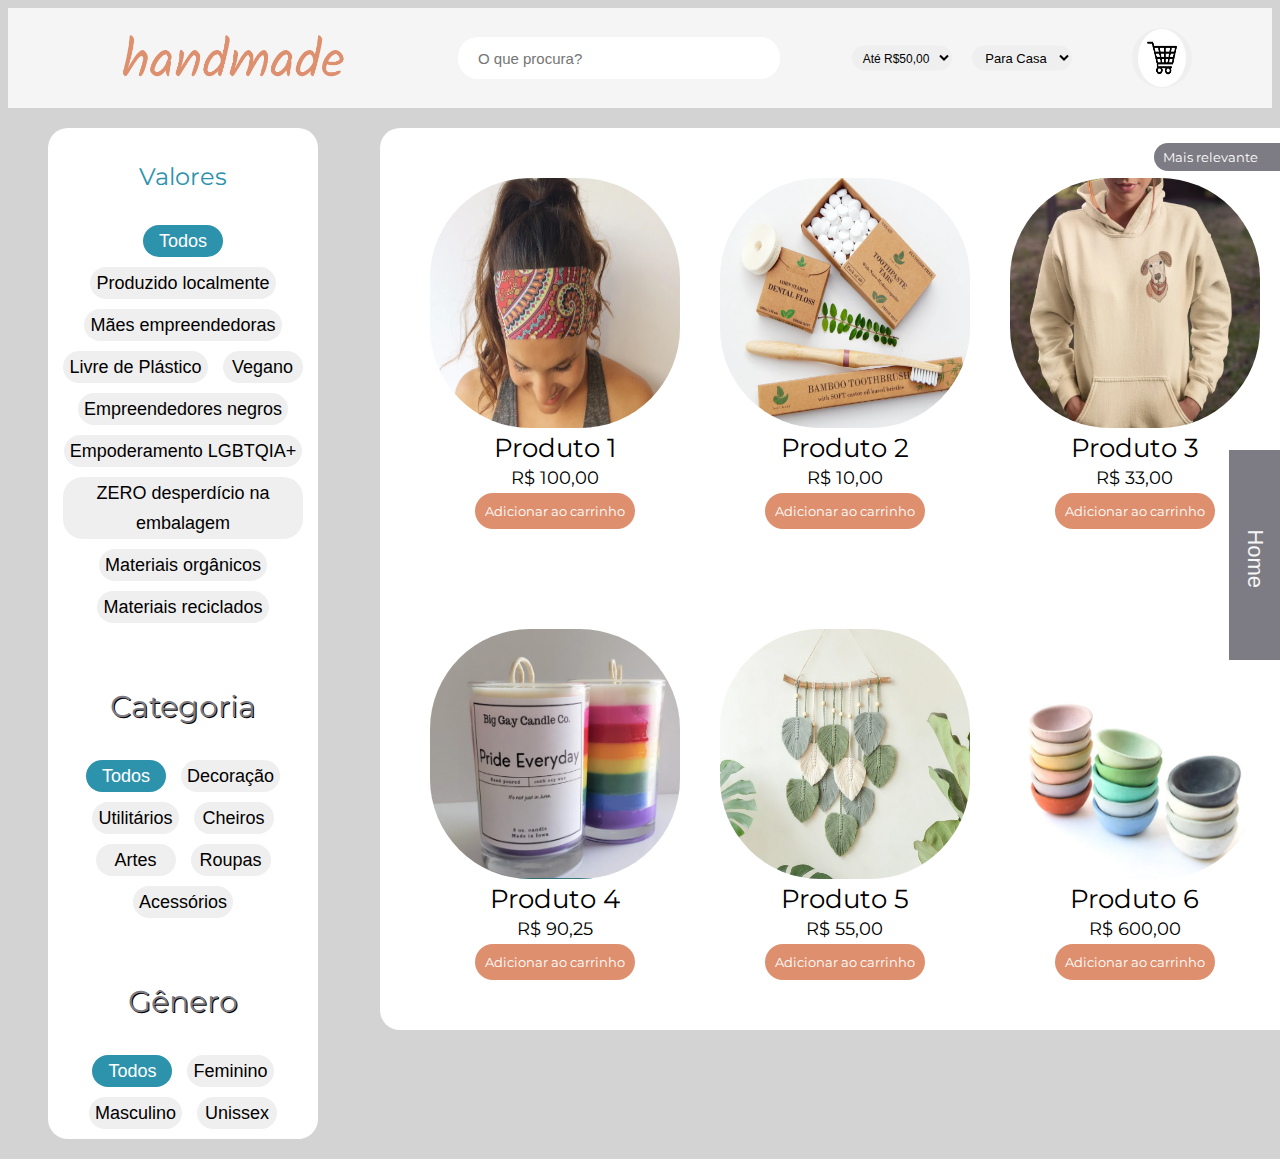
<file: Front-End/galeriaProdutos.html>
<!DOCTYPE html>
<html lang="en">

<head>
    <meta charset="UTF-8">
    <meta http-equiv="X-UA-Compatible" content="IE=edge">
    <meta name="viewport" content="width=device-width, initial-scale=1.0">
    <link rel="stylesheet" href="style.css">
    <link rel="stylesheet" href="style2.css">
    <title>Handmade</title>
</head>

<body>


    <header class="header">
        <select class="filtro-categoria elemento-header">
            <option value="casa">Para Casa</option>
            <option value="voce">Para Você</option>
            <option value="casa">Para Presentear</option>
        </select>
        <select class="filtro-valor elemento-header">
            <option value="Até 50">Até R$50,00</option>
            <option value="Até 150">De R$50,00 até R$150,00</option>
            <option value="Até3 50">De R$150,00 até R$350,00</option>
            <option value="Até 500">De R$350,00 até R$500,00</option>
            <option value="Acima 500">Acima de R$500,00</option>
        </select>
        <img class="logo-header elemento-header" src="logo_transparente.png" alt="">
        <input class="busca elemento-header" placeholder="O que procura?" type="text">
        <button class="carrinho elemento-header">
            <img src="carrinho.png" alt="">
        </button>

    </header>


    <div class="content">
        <div class="filtro">

            <p class="titulo-filtro valores">Valores</p>
            <button class="btn-filtro active valores todos">Todos</button>
            <button class="btn-filtro valores local">Produzido localmente</button>
            <button class="btn-filtro valores maes">Mães empreendedoras</button>
            <button class="btn-filtro valores plastico">Livre de Plástico</button>
            <button class="btn-filtro valores vegano">Vegano</button>
            <button class="btn-filtro valores negros">Empreendedores negros</button>
            <button class="btn-filtro valores lgbt">Empoderamento LGBTQIA+</button>
            <button class="btn-filtro valores desperdicio">ZERO desperdício na embalagem</button>
            <button class="btn-filtro valores organicos">Materiais orgânicos</button>
            <button class="btn-filtro valores reciclados">Materiais reciclados</button>

            <p class="titulo categoria">Categoria</p>
            <button class="btn-filtro active categoria todos">Todos</button>
            <button class="btn-filtro categoria decor">Decoração</button>
            <button class="btn-filtro categoria utilitarios">Utilitários</button>
            <button class="btn-filtro categoria cheiros">Cheiros</button>
            <button class="btn-filtro categoria artes">Artes</button>
            <button class="btn-filtro categoria roupas">Roupas</button>
            <button class="btn-filtro categoria acessorios">Acessórios</button>

            <p class="titulo genero">Gênero</p>
            <button class="btn-filtro active genero todos">Todos</button>
            <button class="btn-filtro genero feminino">Feminino</button>
            <button class="btn-filtro genero masculino">Masculino</button>
            <button class="btn-filtro genero unissex">Unissex</button>


        </div>

        <section class="galeria">

            <select class="ordenar">
                <option value="">Mais relevante</option>
                <option value="">Menor preço</option>
                <option value="">Melhores avaliações</option>
                <option value="">Mais recentes</option>
            </select>

            </button>



            <div class="produtos ln1 cl1 roupas acessorios feminino local maes">
                <a clas="link-prod-1" href="paginaProduto.html">
                    <img class="imagem-produto" src="produto1.png">
                    <div class="texto-produtos">
                        <li class="nome-produtos"> Produto 1</li>
                        <li class="preço-produtos"> R$ 100,00</li>
                    </div>
                    <button class="btn">Adicionar ao carrinho</button>
                </a>
            </div>

            <div class="produtos ln1 cl2 utilitario plastico vegano">
                <img class="imagem-produto"" src=" produto2.png">
                <div class="texto-produtos">
                    <li class="nome-produtos"> Produto 2</li>
                    <li class="preço-produtos"> R$ 10,00</li>
                </div>
                <button class="btn">Adicionar ao carrinho</button>
            </div>

            <div class="produtos ln1 cl3 roupas unissex negros">
                <img class="imagem-produto" src="produto3.png">
                <div class="texto-produtos">
                    <li class="nome-produtos"> Produto 3</li>
                    <li class="preço-produtos"> R$ 33,00</li>
                </div>
                <button class="btn">Adicionar ao carrinho</button>
            </div>

            <div class="produtos ln2 cl1 decor cheiros lgbt">
                <img class="imagem-produto" src="produto4.png">
                <div class="texto-produtos">
                    <li class="nome-produtos"> Produto 4</li>
                    <li class="preço-produtos"> R$ 90,25</li>
                </div>
                <button class="btn">Adicionar ao carrinho</button>
            </div>

            <div class="produtos ln2 cl2 artes desperdicio organicos">
                <img class="imagem-produto" src="produto5.png">
                <div class="texto-produtos">
                    <li class="nome-produtos"> Produto 5</li>
                    <li class="preço-produtos"> R$ 55,00</li>
                </div>
                <button class="btn">Adicionar ao carrinho</button>
            </div>

            <div class="produtos ln2 cl3 utilitarios reciclados">
                <img class="imagem-produto" src="produto6.png">
                <div class="texto-produtos">
                    <li class="nome-produtos"> Produto 6</li>
                    <li class="preço-produtos"> R$ 600,00</li>
                </div>
                <button class="btn">Adicionar ao carrinho</button>
            </div>

        </section>

        <div class="menu-home">
            <aside class="menu-lateral btn-to-home">
                <a href="index.html">Home</a>
            </aside>
        </div>



    </div>

    <script src="script.js"></script>

</body>

</html>
</file>
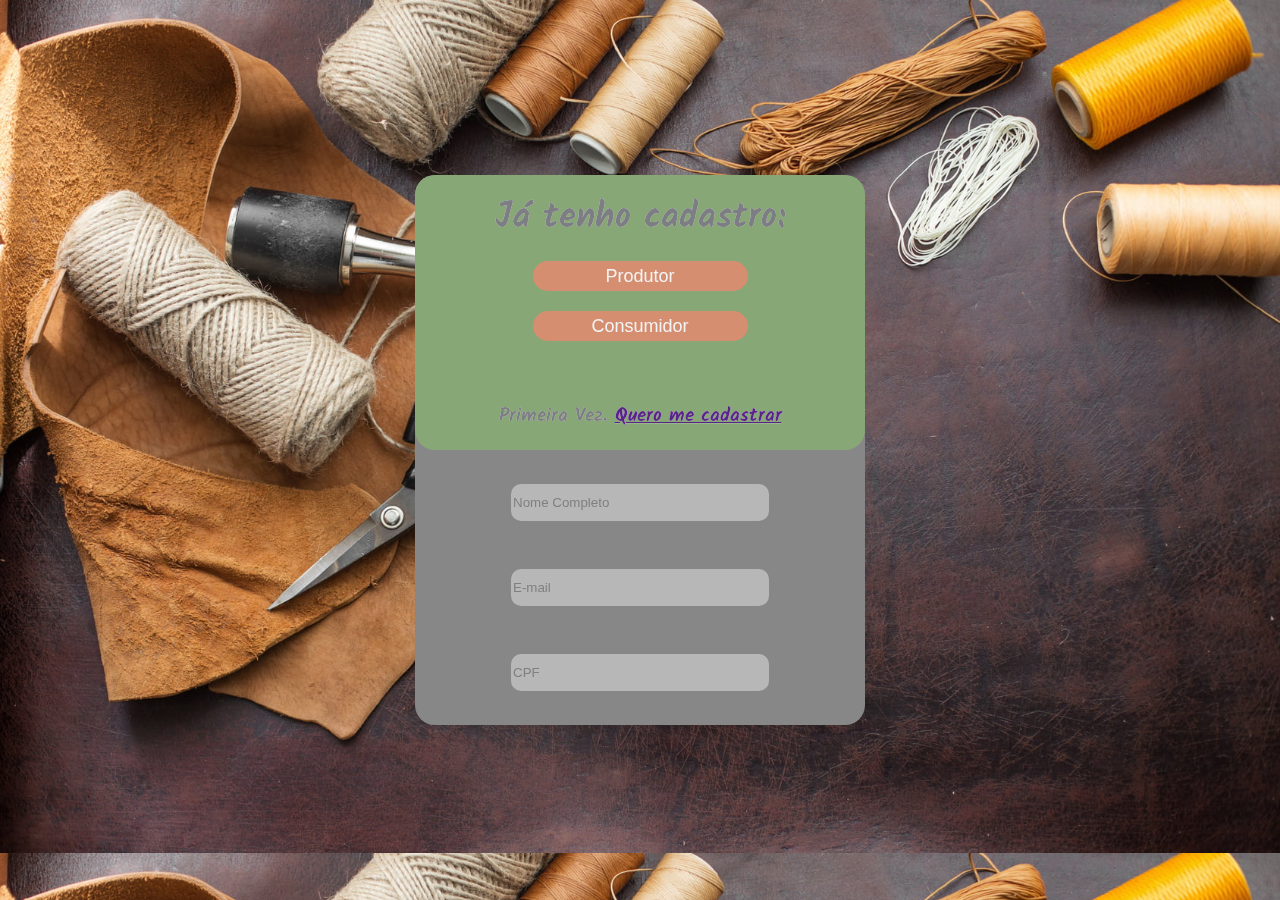
<file: Front-End/login.html>
<!DOCTYPE html>
<html lang="en">
<head>
    <meta charset="UTF-8">
    <meta http-equiv="X-UA-Compatible" content="IE=edge">
    <meta name="viewport" content="width=device-width, initial-scale=1.0">
    <title>Handmade</title>
    <link rel="stylesheet" href="style-login.css">
    <link
        href="https://fonts.googleapis.com/css2?family=Kalam:wght@300;400;700&family=Roboto:ital,wght@0,100;0,400;0,700;1,100;1,400;1,700&display=swap"
        rel="stylesheet">
</head>
<body>
    <div class="box-login">
        <div class="half-box-login topo">
            <h2 class="txt ja-tenho">Já tenho cadastro:</h2>
        <button class="btn-login">Produtor</button>
        <button class="btn-login">Consumidor</button>
        <h3 class="txt primeira-vez">Primeira Vez. <a href="">Quero me cadastrar</a></h3>
        </div>
        <div class="half-box-login baixo">
            <form id="produtor" action="" class="form">
                <input type="text" id="nome" placeholder="Nome Completo">
                <input type="text" id="email" placeholder="E-mail">
                <input type="text" id="cpf" placeholder="CPF">
            </form>
            <form id="consumidor" action="" class="form">
                <input type="text" id="nome">
                <input type="text" id="email">
                <input type="text" id="cpf">
            </form>
            <form id="cadastro" action="" class="form"s>
                <input type="text" id="nome">
                <input type="text" id="email">
                <input type="text" id="cpf">
            </form>
        </div>
        
    </div>
    
</body>
</html>
</file>
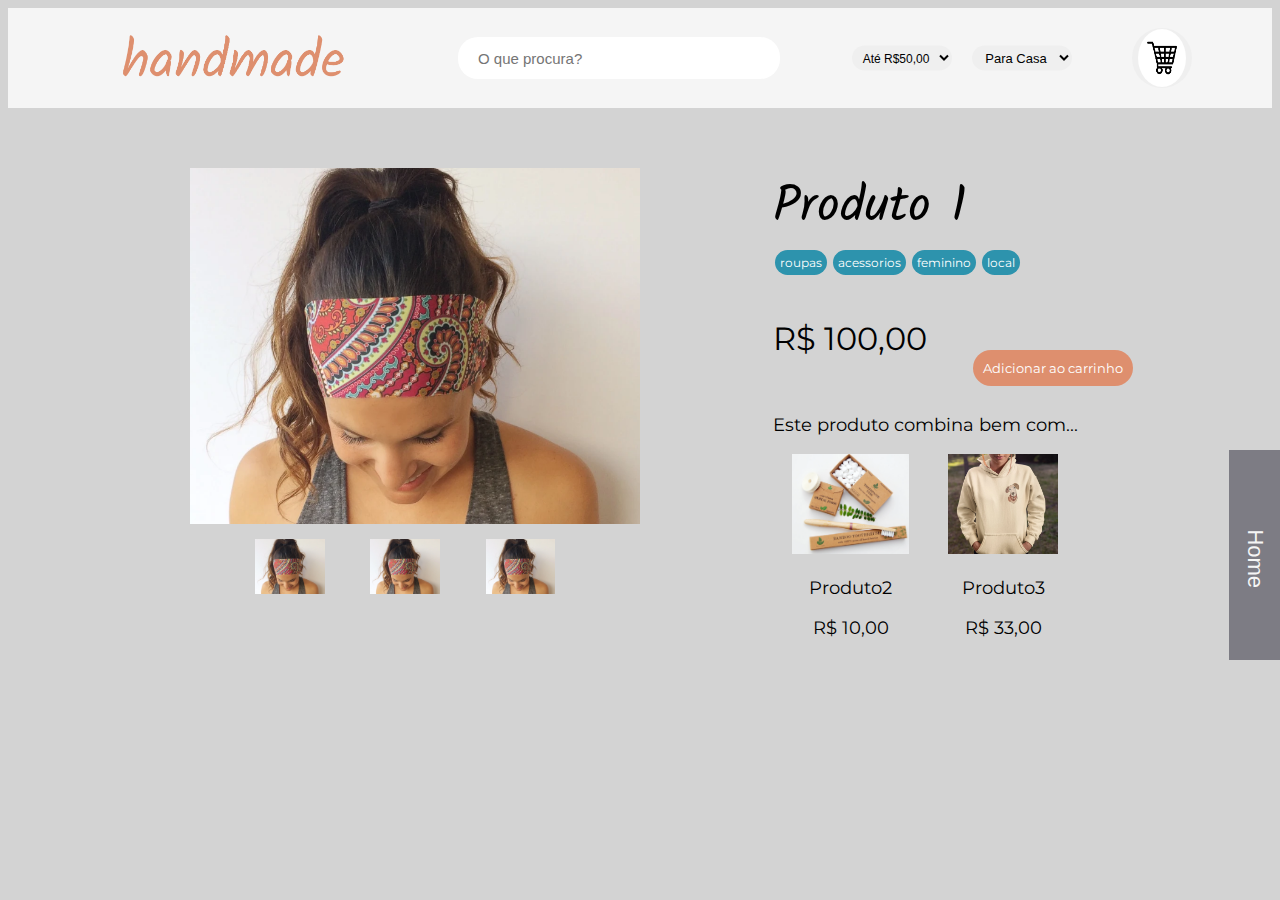
<file: Front-End/paginaProduto.html>
<!DOCTYPE html>
<html lang="en">

<head>
    <meta charset="UTF-8">
    <meta http-equiv="X-UA-Compatible" content="IE=edge">
    <meta name="viewport" content="width=device-width, initial-scale=1.0">
    <link rel="stylesheet" href="style.css">
    <link rel="stylesheet" href="style2.css">
    <title>Handmade</title>
</head>

<body>

    <header class="header">
        <select class="filtro-categoria elemento-header">
            <option value="casa">Para Casa</option>
            <option value="voce">Para Você</option>
            <option value="casa">Para Presentear</option>
        </select>
        <select class="filtro-valor elemento-header">
            <option value="Até 50">Até R$50,00</option>
            <option value="Até 150">De R$50,00 até R$150,00</option>
            <option value="Até3 50">De R$150,00 até R$350,00</option>
            <option value="Até 500">De R$350,00 até R$500,00</option>
            <option value="Acima 500">Acima de R$500,00</option>
        </select>
        <img class="logo-header elemento-header" src="logo_transparente.png" alt="">
        <input class="busca elemento-header" placeholder="O que procura?" type="text">
        <button class="carrinho elemento-header">
            <img src="carrinho.png" alt="">
        </button>
    </header>


    <div class="produto-conteiner">
        <div class="fotos-pp">
            <img class="foto-principal" src="produto1.png">
            <div class="carrossel-fotos">
                <img class="carrossel foto-2" src="produto1.png">
                <img class="carrossel foto-3" src="produto1.png">
                <img class="carrossel foto-3" src="produto1.png">
            </div>
        </div>

        <div clas="textos-pp">

            <p class="nome-produto-pp">Produto 1</p>
            <div class="tags">
                <p class="tag roupa">roupas</p>
                <p class="tag acessorios">acessorios</p>
                <p class="tag feminino">feminino</p>
                <p class="tag local">local</p>
            </div>
            <p class="preço-produto-pp">R$ 100,00</p>

            <button class="btn" id="carrinho-pp">Adicionar ao carrinho</button>

            <div class="produtos-similares">
                <p>Este produto combina bem com... </p>
                <div class="box-produtos-similares">
                    <div class="produto1">
                        <img class="img-produto-sug prod-sug-1" src="produto2.png">
                        <div class="texto-prod-sug-1">
                            <p class="nome-produto-sug-1">Produto2</p>
                            <p class="preço-produto-sug-1">R$ 10,00</p>
                        </div>
                    </div>
                    <div class="produto2">
                        <img class="img-produto-sug prod-sug-2" src="produto3.png">
                        <div class="texto-prod-sug-2">
                            <p class="nome-produto-sug-2">Produto3</p>
                            <p class="preço-produto-sug-2">R$ 33,00</p>
                        </div>
                    </div>
                </div>
            </div>


        </div>







        <div class="menu-home">
            <aside class="menu-lateral btn-to-home">
                <a href="index.html">Home</a>
            </aside>
        </div>
</body>

</html>
</file>
<file: Front-End/style.css>
html {
    scroll-behavior: smooth;
}

body {
    font-family: 'Roboto', sans-serif;
}

/* ---CAPA--- */

#capa {
    background-color: whitesmoke;
    height: 100vh;
    width: 100vw;
    display: flex;
    justify-content: center;
    font-family: 'Kalam', cursive;
}

.conteudo-capa {
    width: 600px;
    height: 600px;
    margin-left: auto;
    margin-right: auto;
    display: flex;
    flex-direction: column;
    align-items: center;
    text-align: center;
    margin-top: 10%;
}

#logo {
    width: 600px;
}

.titulo {
    font-size: 30px;
    padding-top: 30px;
    color: #7D7C84;
    text-shadow: 0.5px 0.5px black;
}

.txt-home {
    margin-top: 20%;
}


/* ---HOME--- */


#home {
    width: 100vw;
    height: 100vh;
    background-color: lightgrey;
    display: flex;
    flex-direction: column;
    align-items: center;
}


/* ---HEADER--- */


.header {
    width: 100%;
    height: 100px;
    background-color: whitesmoke;
    position: relative;

}

.elemento-header {
    max-height: 70px;
    position: absolute;
    top: 50%;
    transform: translateY(-50%);
    border: none;
    border-radius: 20px;
}

.logo-header {
    width: 250px;
    left: 100px;


}

.filtro-categoria {
    width: 100px;
    height: 25px;
    right: 200px;
    font-size: 13px;
    text-align: center;
}

.filtro-valor {
    width: 100px;
    height: 25px;
    right: 320px;
    font-size: 12px;
    text-align: center;

}

.busca {
    width: 300px;
    height: 40px;
    left: 450px;
    padding-left: 20px;
    font-size: 15px;
}

.carrinho {
    width: 60px;
    height: 60px;
    border-radius: 50%;
    right: 80px;
}

.carrinho img {
    width: 100%;
    height: 100%;
    border-radius: 50%;
}


/* ---MAIN--- */



.main {
    display: flex;
    width: 90%;
    height: 100%;
    align-items: center;
    position: relative;

}

.banner-produto {
    background-size: cover;
    height: 90%;
    width: 100%;
    border-radius: 40px;
    display: flex;
    justify-content: center;
}

.para-voce{
    width: 550px;
    height: 550px;
    display: flex;
    flex-direction: column;
    position: relative;
}
.conteiner-text-banner {
    z-index: 1;
    position: absolute;
    top: 50px;
    left: 50%;
    transform: translate(-50%);
    color: #7d7c84;
    font-weight: bolder;
    background-color: rgb(236, 236, 236);
    opacity: 0.85;
    color: #7d7c84;
    border-radius: 20px;
    width: 420px;
    height: 80px;
    text-align: center;
}

.titulo-banner {
    font-family: 'Kalam', cursive;
    font-size: 33px;
    text-shadow: 2px 1px 0 whitesmoke;
    margin: 30px;
}

.btn-home-banner {
    background-color: white;
    opacity: 0.85;
    color: #7d7c84;
    font-size: 20px;
    padding: 10px;
    border: none;
    border-radius: 20px;
    position: absolute;
    width: 80%;
    bottom: 15px;
    left: 50%;
    transform: translateX(-50%);
}

.btn-home-banner:hover {
    zoom: 1.1;
}


.menu-lateral {
    background-color: #7D7C84;
    height: 60%;
    width: 4%;
    padding: 30px 0;
    position: absolute;
    right: -50px;
    top: 0px;
    display: flex;
    flex-direction: column;
    justify-content: space-around;
}

.menu-lateral a {
    transform: rotateZ(90deg);
    font-family: 'Roboto', sans-serif;
    font-size: 22px;
    text-decoration: none;
    color: whitesmoke;
}

.whatsapp {
    height: 70px;
    width: 70px;
    position: fixed;
    top: 550px;
    right: 20px;
}

.whatsapp img {
    width: 100%;
    height: 100%;
    border-radius: 120px;
    ;
}
</file>
<file: Front-End/style2.css>
@import url('https://fonts.googleapis.com/css2?family=Cutive+Mono&family=Kalam:wght@300&display=swap');
@import url('https://fonts.googleapis.com/css2?family=Montserrat&display=swap');

/* font-family: 'Cutive Mono', monospace;
font-family: 'Kalam', cursive; */

body {
    background-color: lightgrey;
    font-family: 'Montserrat', sans-serif;
    font-size: 18px;
}

header {
    height: 100px;
    width: 100%;
    position: relative;
    left: 0;
    top: 0;
    z-index: 2;
}


.content {
    position: absolute;
    padding: 20px 40px 20px;
    display: flex;
    z-index: 1;
}

.filtro {
    background-color: white;
    padding: 5px 10px;
    border-radius: 20px;
    width: 250px;
    height: auto;
    text-align: center;
}

.titulo-filtro {
    font-size: 24px;
    border-radius: 20px;
    padding: 5px;
    color: #2D93AD;
}

.btn-filtro {
    position: relative;
    line-height: 30px;
    font-size: 18px;
    border-radius: 20px;
    border: none;
    margin: 5px;
    min-width: 80px;
    width: auto;
}

.active,
.btn-filtro:hover {
    background-color: #2D93AD;
    color: white;
}

.galeria {
    background-color: white;
    border-radius: 20px;
    width: 900px;
    position: relative;
    left: 5%;
    padding: 0 30px;
    display: flex;
    flex-wrap: wrap;
    align-content: space-between;
    height: fit-content;
}

.ordenar {
    background-color: #7d7c84;
    color: white;
    font-family: 'Montserrat', sans-serif;
    border: none;
    position: absolute;
    top: 10px;
    right: 20px;
    margin: 5px;
    border-radius: 20px;
    padding: 5px;
}

:hover.ordenar {
    zoom: 1.1;
}

.produtos {
    width: 250px;
    height: auto;
    padding: 40px 10px;
    margin: 10px;
    text-align: center;

}

.produtos a {
    text-decoration: none;
    color: black;
}

.texto-produtos {
    list-style: none;
    line-height: 30px;
    position: relative;
    text-decoration: none;
}

.nome-produtos {
    font-size: 26px;
    font-family: 'Montserrat', sans-serif;
    text-decoration: none;
    text-decoration: none;
}


.imagem-produto {
    width: 250px;
    height: 250px;
    border-radius: 100px;
}

.btn {
    background-color: #de8f6e;
    color: white;
    font-family: 'Montserrat', sans-serif;
    border-radius: 20px;
    padding: 10px;
    border: none;

}

:hover.btn {
    zoom: 1.2;
}

.btn-to-home {
    position: fixed;
    height: 150px;
    right: 0;
    top: 450px;
}


/* --------------------------------Página produto ------------------------------ */

.produto-conteiner {
    padding: 50px;
    display: flex;
    justify-content: space-evenly;
}

.fotos-pp {
    align-items: center;
    margin: 0 50px;
}

.foto-principal {
    width: 450px;
    height: auto;
    margin: 10px;
}

.carrossel-fotos {
    width: 300px;
    display: flex;
    justify-content: space-between;
    position: relative;
    left: 75px;
}

.carrossel {
    width: auto;
    height: 55px;
}

/* .textos-pp {
    margin-left: 30px;
    padding-left: 30px
} */

.nome-produto-pp {
    font-family: 'Kalam', cursive;
    font-size: 50px;
    position: relative;
    top: -40px;
}

.tags {
    position: relative;
    top: -100px;
    font-size: 12px;
    max-width: 250px;
    display: flex;
    justify-content: space-around;

}

.tag {
    background-color: #2D93AD;
    color: white;
    border-radius: 20px;
    padding: 5px;
}

.preço-produto-pp {
    position: relative;
    top: -100px;
    font-size: 32px;
}

#carrinho-pp {
    position: relative;
    top: -140px;
    left: 200px;
}

.produtos-similares {
    position: relative;
    top: -130px;
}

.box-produtos-similares {
    display: flex;
    justify-content: space-around;
    text-align: center;
}

.img-produto-sug {
    width: auto;
    height: 100px;
}

.img-produto-sug:hover {
    zoom: 1.2;
}
</file>
<file: Front-End/style-login.css>
body{
    background-image: url('artesanato1.jpeg');
    background-size: cover;
}

.box-login{
    font-family: 'Kalam', cursive;
    width: 450px;
    height: 550px;
    background-color: #878787;
    position: fixed;
    left: 50%;
    top: 50%;
    transform: translateX(-50%) translateY(-50%);
    border-radius: 20px;
    
    
}

.half-box-login{
    display: flex;
    flex-direction: column;
    align-items: center;
    padding: 10px;
    width: 100%;
    height: 50%;
    border-radius: 20px;
    box-sizing: border-box;
}

.btn-login{
    font-size: 18px;
    width: 50%;
    height: 30px;
    margin: 10px;
    background-color: #de8f6e;
    color: white;
    font-family: 'Montserrat', sans-serif;
    border-radius: 20px;
    padding: 10px;
    border: none;
    line-height: 10px;
}

:hover.btn-login {
    zoom: 1.2;
}

.baixo{
    width: 100%;
    opacity: 0.4;
}

.topo{
    background-color: #88AB75;
    opacity: 0.9;
}

.txt{
    color: #7d7c84;
    text-shadow: 0.2px 0.2px 0 whitesmoke;
}

.ja-tenho{
    font-size: 35px;
    margin: 5px;
}

.primeira-vez{
    margin-top: 50px;
}

/* FORMULARIOS */


.form{
    height: 100%;
    width: 60%;
    display: flex;
    flex-direction: column;
    justify-content: space-around;
}

.form input{
    height: 35px;
    border-radius: 10px;
    border: none;
}

#consumidor{
    display: none;
}
#cadastro{
    display: none;
}
</file>
